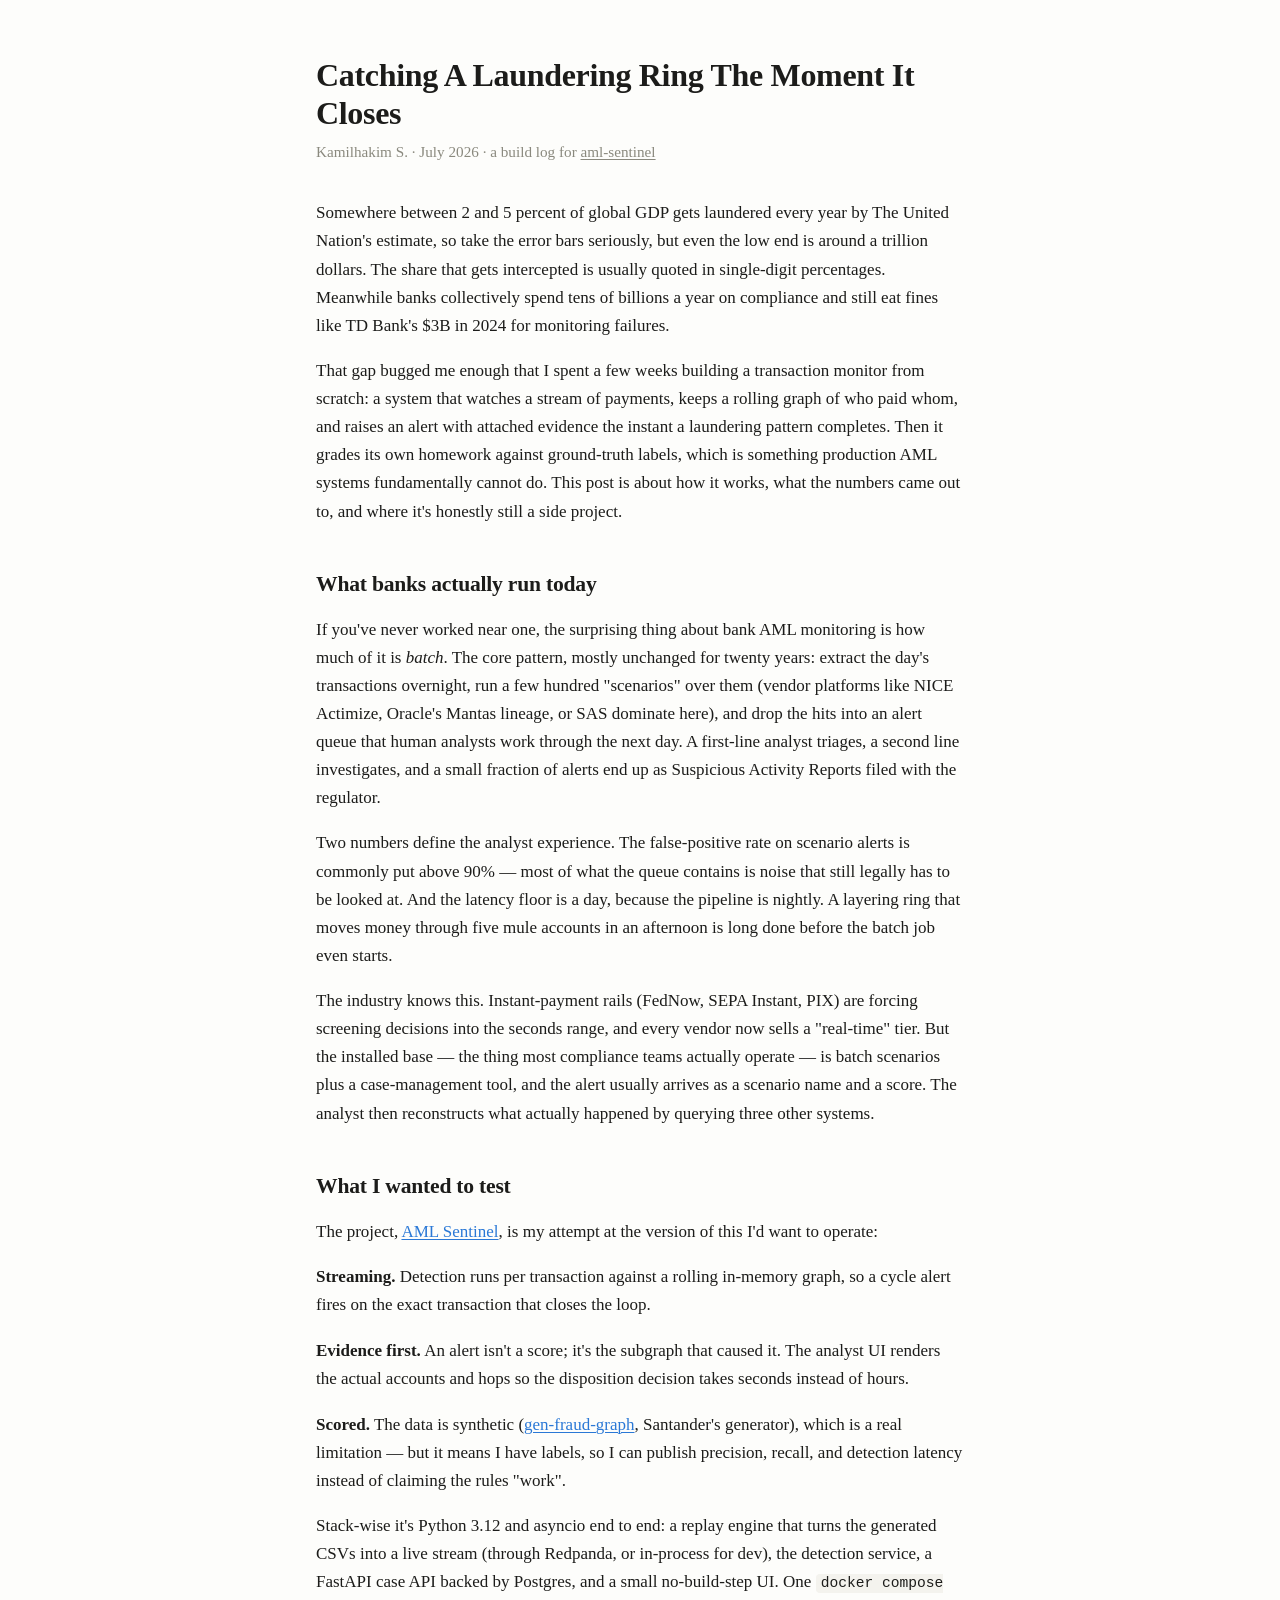
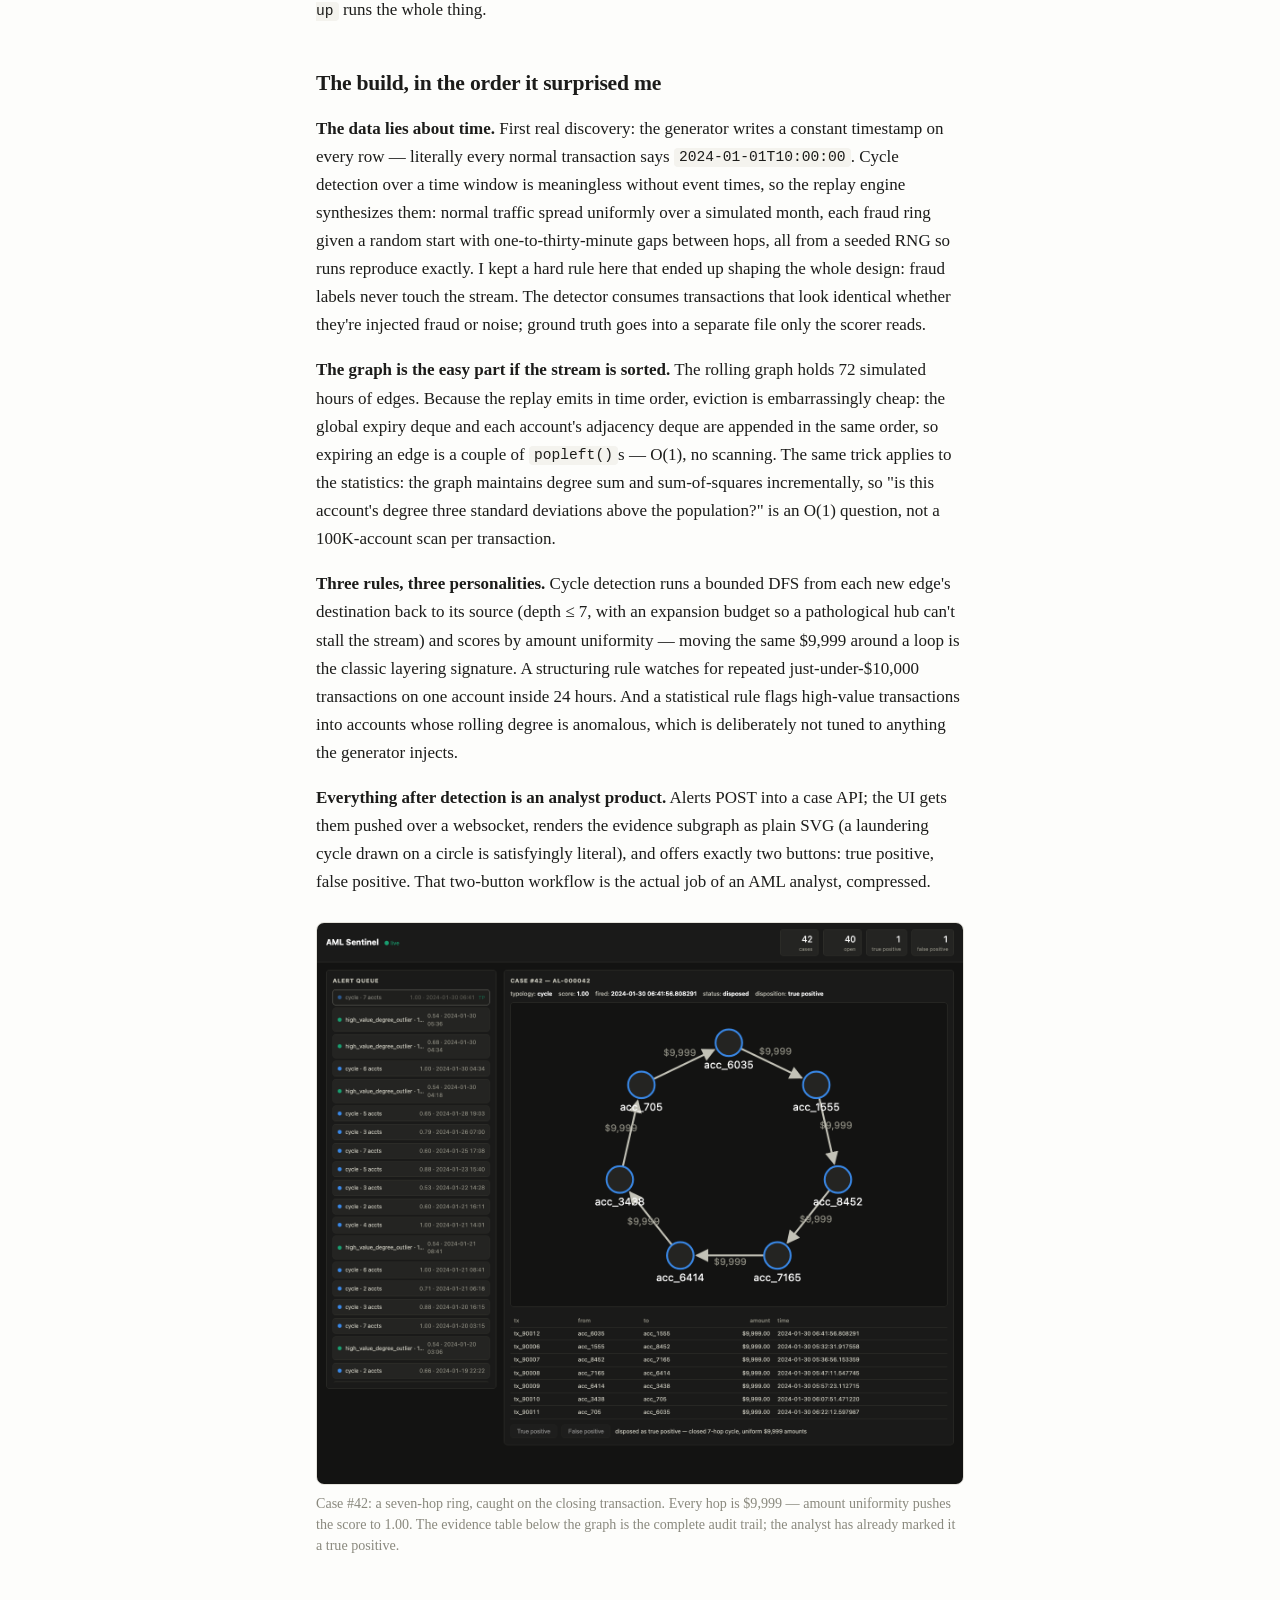
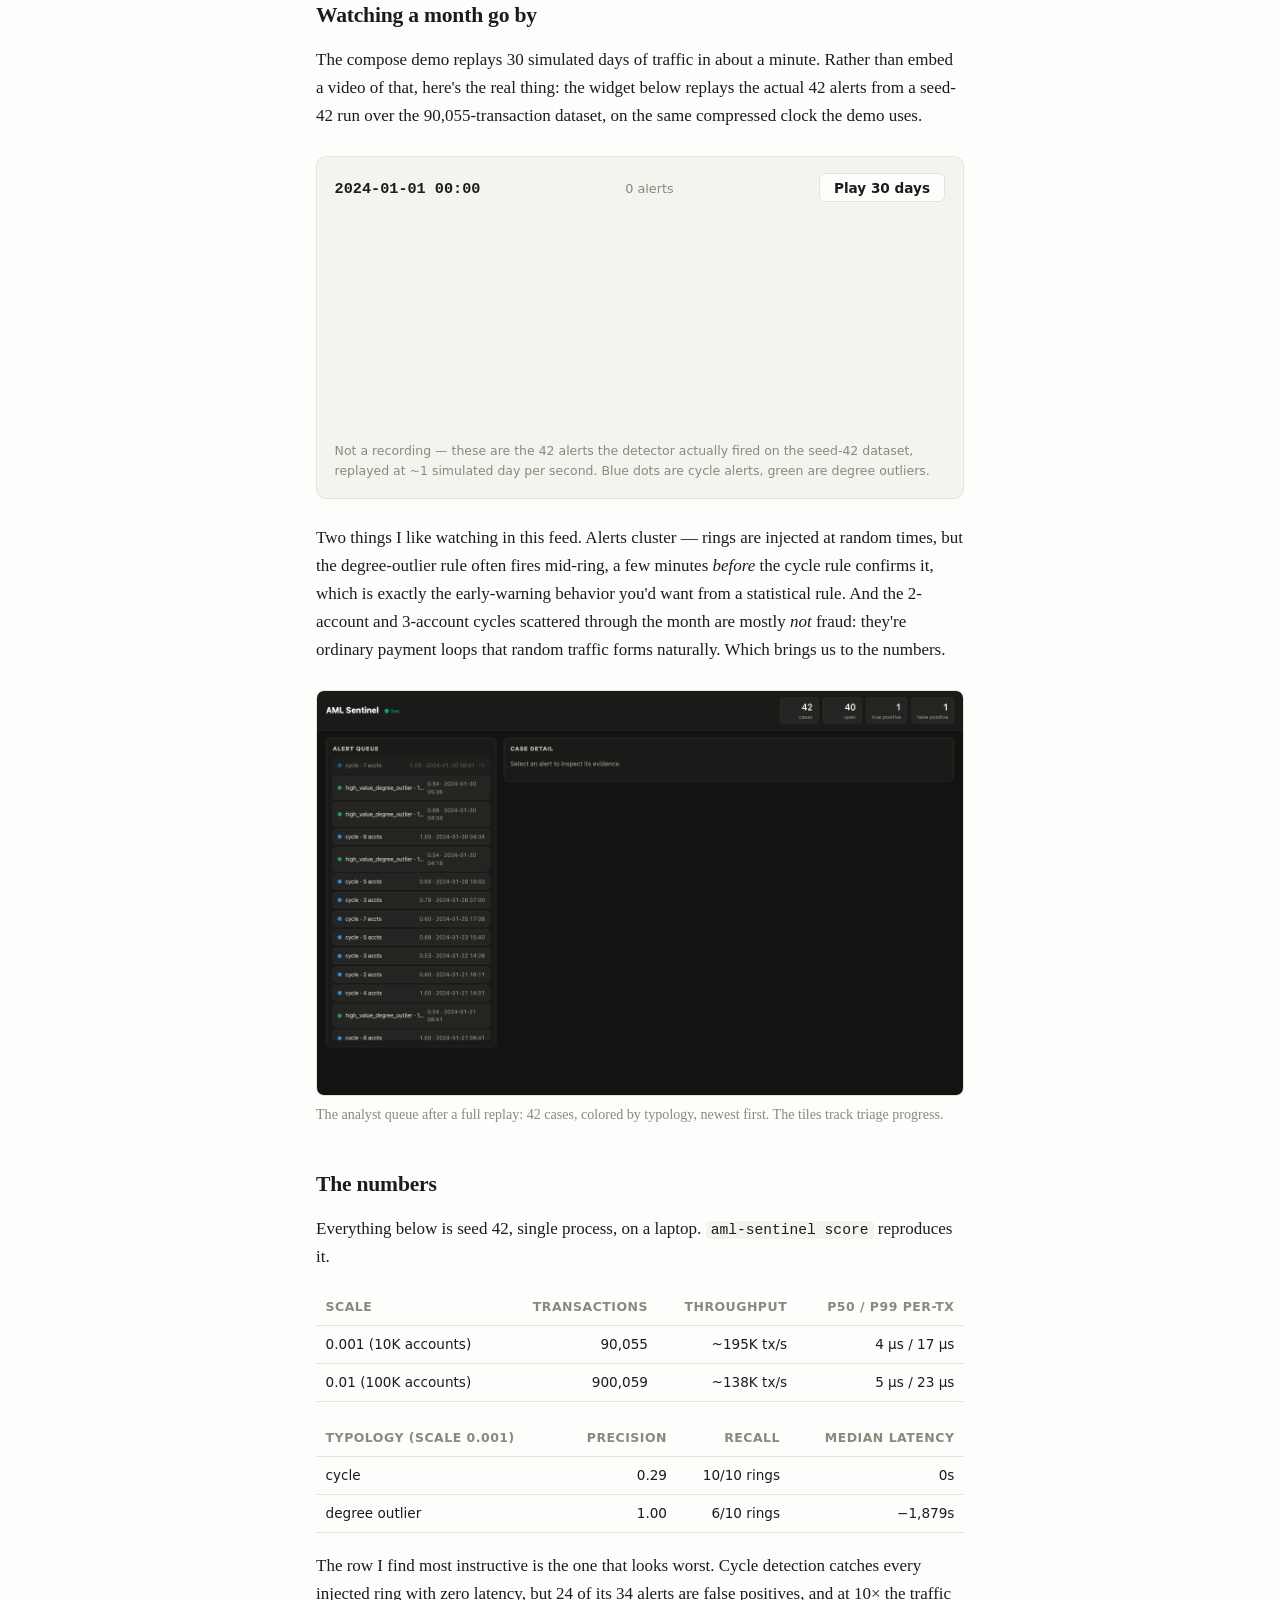
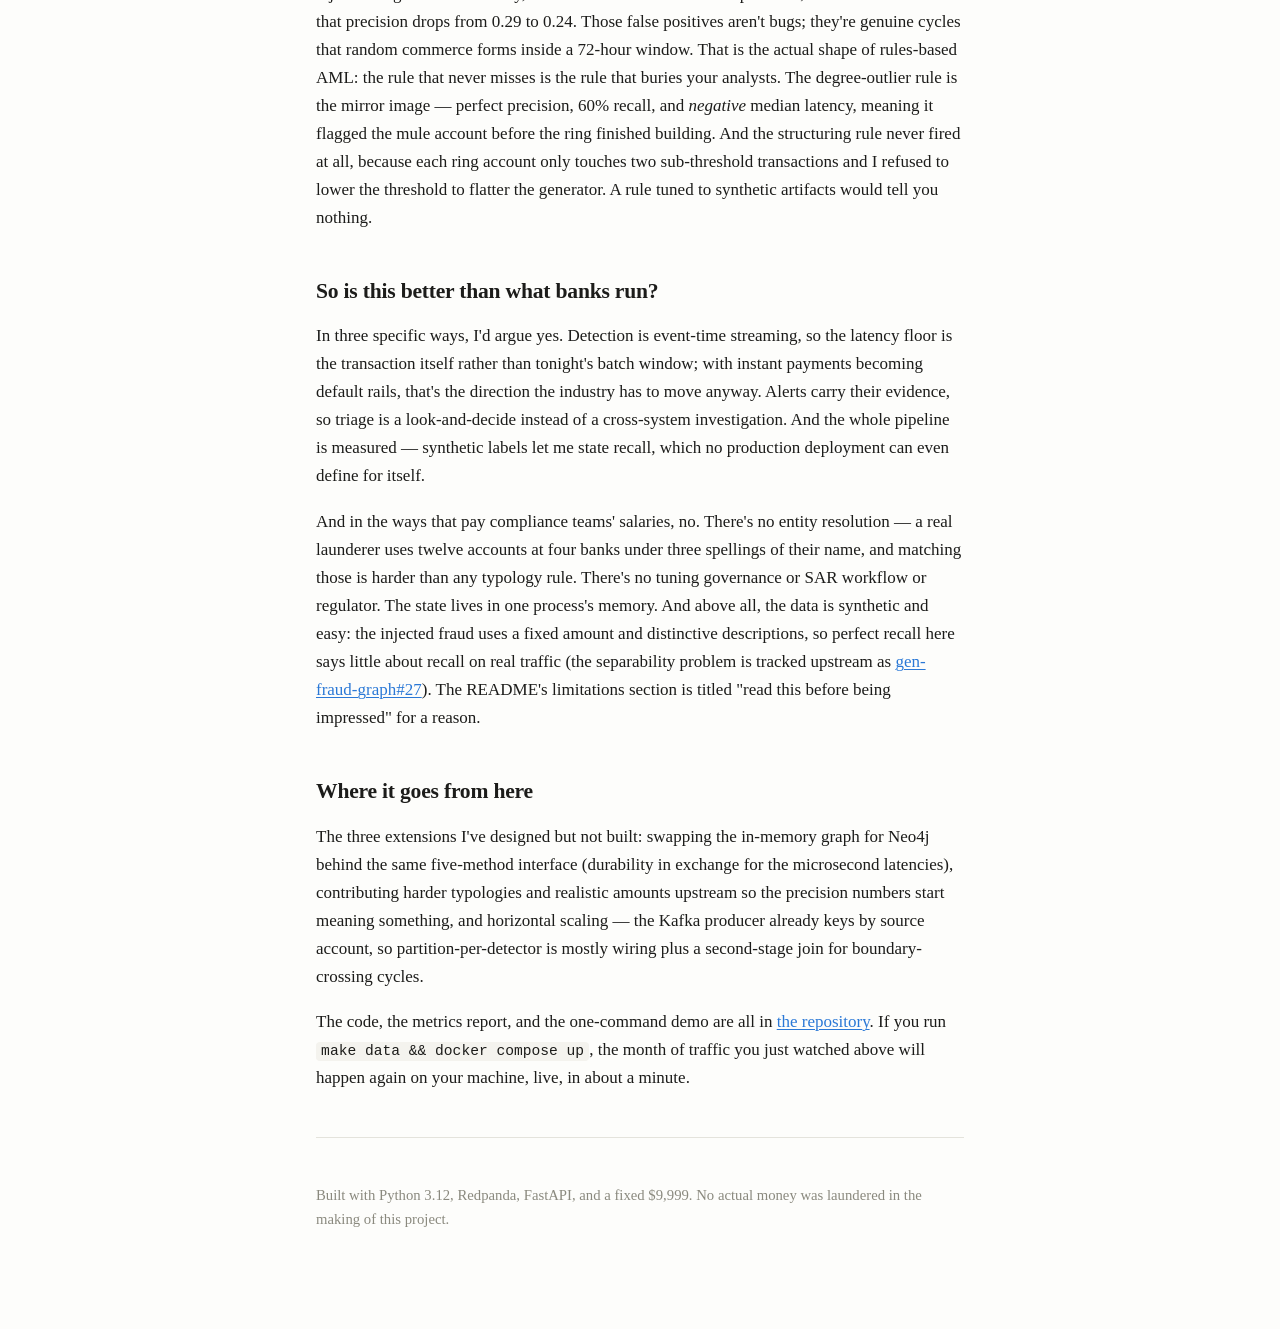
<file: docs/index.html>
<!doctype html>
<html lang="en">
<head>
<meta charset="utf-8">
<meta name="viewport" content="width=device-width, initial-scale=1">
<title>Catching a laundering ring the moment it closes — AML Sentinel</title>
<meta name="description" content="A build log: writing a streaming anti-money-laundering transaction monitor with a rolling graph, typology rules, an analyst case UI, and honest metrics.">
<style>
:root {
  --bg: #fdfdfb;
  --ink: #1c1c1a;
  --ink-2: #52524c;
  --ink-3: #8a897e;
  --line: #e4e3dc;
  --card: #f4f3ee;
  --accent: #2a78d6;
  --tp: #008300;
  --fp: #c73e3d;
  --mono: ui-monospace, "SF Mono", Menlo, Consolas, monospace;
}
@media (prefers-color-scheme: dark) {
  :root {
    --bg: #161615;
    --ink: #ececea;
    --ink-2: #b6b5ab;
    --ink-3: #83827a;
    --line: #33332e;
    --card: #1f1f1d;
    --accent: #3987e5;
    --tp: #1baf7a;
    --fp: #e66767;
  }
}
* { box-sizing: border-box; }
body {
  margin: 0;
  background: var(--bg);
  color: var(--ink);
  font: 17px/1.65 Charter, Georgia, "Times New Roman", serif;
}
main { max-width: 43rem; margin: 0 auto; padding: 3.5rem 1.25rem 5rem; }
h1 { font-size: 2rem; line-height: 1.2; margin: 0 0 0.4rem; letter-spacing: -0.01em; }
h2 { font-size: 1.35rem; margin: 2.6rem 0 0.8rem; letter-spacing: -0.01em; }
p { margin: 0 0 1.1rem; }
a { color: var(--accent); text-decoration-thickness: 1px; text-underline-offset: 2px; }
.meta { color: var(--ink-3); font-size: 0.95rem; margin-bottom: 2.2rem; }
.meta a { color: var(--ink-3); }
figure { margin: 1.6rem 0; }
figure img {
  width: 100%; height: auto; display: block;
  border: 1px solid var(--line); border-radius: 8px;
}
figcaption { font-size: 0.88rem; color: var(--ink-3); margin-top: 0.5rem; line-height: 1.5; }
pre {
  background: var(--card); border: 1px solid var(--line); border-radius: 8px;
  padding: 0.9rem 1rem; overflow-x: auto;
  font: 0.82rem/1.55 var(--mono); color: var(--ink-2);
}
code { font: 0.86em var(--mono); background: var(--card); padding: 0.1em 0.35em; border-radius: 4px; }
pre code { background: none; padding: 0; }
table {
  width: 100%; border-collapse: collapse; margin: 1.2rem 0;
  font-size: 0.85rem; font-family: system-ui, sans-serif;
}
th, td { padding: 0.45rem 0.6rem; border-bottom: 1px solid var(--line); text-align: right; }
th:first-child, td:first-child { text-align: left; }
th { color: var(--ink-3); font-weight: 600; font-size: 0.78rem; text-transform: uppercase; letter-spacing: 0.04em; }
.aside {
  border-left: 3px solid var(--line); padding: 0.1rem 0 0.1rem 1rem;
  color: var(--ink-2); font-size: 0.95rem; margin: 1.4rem 0;
}
hr { border: none; border-top: 1px solid var(--line); margin: 2.8rem 0; }
.footer { color: var(--ink-3); font-size: 0.92rem; }

/* ---- replay widget ---- */
#replay {
  border: 1px solid var(--line); border-radius: 10px; background: var(--card);
  padding: 1rem 1.1rem; margin: 1.6rem 0; font-family: system-ui, sans-serif;
}
#replay header {
  display: flex; align-items: baseline; justify-content: space-between;
  flex-wrap: wrap; gap: 0.5rem; margin-bottom: 0.7rem;
}
#replay .clock { font: 600 0.95rem var(--mono); color: var(--ink); }
#replay .counts { font-size: 0.8rem; color: var(--ink-3); }
#replay button {
  font: 600 0.85rem system-ui, sans-serif; color: var(--ink);
  background: var(--bg); border: 1px solid var(--line); border-radius: 6px;
  padding: 0.35rem 0.9rem; cursor: pointer;
}
#replay button:hover { border-color: var(--ink-3); }
#feed { list-style: none; margin: 0.6rem 0 0; padding: 0; min-height: 13.5rem; }
#feed li {
  display: flex; gap: 0.55rem; align-items: baseline;
  font-size: 0.84rem; padding: 0.28rem 0.2rem;
  border-bottom: 1px solid var(--line);
  animation: arrive 0.5s ease-out;
}
#feed li:last-child { border-bottom: none; }
@keyframes arrive { from { opacity: 0; transform: translateY(-4px); } to { opacity: 1; } }
#feed .dot { width: 8px; height: 8px; border-radius: 50%; flex: none; align-self: center; }
#feed .name { color: var(--ink); font-weight: 500; }
#feed .detail { color: var(--ink-3); margin-left: auto; font-variant-numeric: tabular-nums; }
#replay .note { font-size: 0.78rem; color: var(--ink-3); margin: 0.7rem 0 0; }
</style>
</head>
<body>
<main>

<h1>Catching A Laundering Ring The Moment It Closes</h1>
<p class="meta">Kamilhakim S. · July 2026 · a build log for
<a href="https://github.com/kamilhakim-s/aml-sentinel">aml-sentinel</a></p>

<p>Somewhere between 2 and 5 percent of global GDP gets laundered every year by
The United Nation's estimate, so take the error bars seriously, but even the low end is
around a trillion dollars. The share that gets intercepted is usually quoted
in single-digit percentages. Meanwhile banks collectively spend tens of
billions a year on compliance and still eat fines like TD Bank's $3B in 2024
for monitoring failures.</p>

<p>That gap bugged me enough that I spent a few weeks building a transaction
monitor from scratch: a system that watches a stream of payments, keeps a
rolling graph of who paid whom, and raises an alert with attached evidence the
instant a laundering pattern completes. Then it grades its own homework
against ground-truth labels, which is something production AML systems
fundamentally cannot do. This post is about how it works, what the numbers
came out to, and where it's honestly still a side project.</p>

<h2>What banks actually run today</h2>

<p>If you've never worked near one, the surprising thing about bank AML
monitoring is how much of it is <em>batch</em>. The core pattern, mostly
unchanged for twenty years: extract the day's transactions overnight, run a
few hundred "scenarios" over them (vendor platforms like NICE Actimize,
Oracle's Mantas lineage, or SAS dominate here), and drop the hits into an
alert queue that human analysts work through the next day. A first-line
analyst triages, a second line investigates, and a small fraction of alerts
end up as Suspicious Activity Reports filed with the regulator.</p>

<p>Two numbers define the analyst experience. The false-positive rate on
scenario alerts is commonly put above 90% — most of what the queue contains
is noise that still legally has to be looked at. And the latency floor is a
day, because the pipeline is nightly. A layering ring that moves money
through five mule accounts in an afternoon is long done before the batch job
even starts.</p>

<p>The industry knows this. Instant-payment rails (FedNow, SEPA Instant, PIX)
are forcing screening decisions into the seconds range, and every vendor now
sells a "real-time" tier. But the installed base — the thing most compliance
teams actually operate — is batch scenarios plus a case-management tool, and
the alert usually arrives as a scenario name and a score. The analyst then
reconstructs what actually happened by querying three other systems.</p>

<h2>What I wanted to test</h2>

<p>The project, <a href="https://github.com/kamilhakim-s/aml-sentinel">AML
Sentinel</a>, is my attempt at the version of this I'd want to operate:</p>

<p><strong>Streaming.</strong> Detection runs per transaction
against a rolling in-memory graph, so a cycle alert fires on the exact
transaction that closes the loop.</p>

<p><strong>Evidence first.</strong> An alert isn't a score; it's the subgraph
that caused it. The analyst UI renders the actual accounts and hops so the
disposition decision takes seconds instead of hours.</p>

<p><strong>Scored.</strong> The data is synthetic
(<a href="https://github.com/SantanderAI/gen-fraud-graph">gen-fraud-graph</a>,
Santander's generator), which is a real limitation — but it means I have
labels, so I can publish precision, recall, and detection latency instead of
claiming the rules "work".</p>

<p>Stack-wise it's Python 3.12 and asyncio end to end: a replay engine that
turns the generated CSVs into a live stream (through Redpanda, or in-process
for dev), the detection service, a FastAPI case API backed by Postgres, and a
small no-build-step UI. One <code>docker compose up</code> runs the whole
thing.</p>

<h2>The build, in the order it surprised me</h2>

<p><strong>The data lies about time.</strong> First real discovery: the
generator writes a constant timestamp on every row — literally every normal
transaction says <code>2024-01-01T10:00:00</code>. Cycle detection over a
time window is meaningless without event times, so the replay engine
synthesizes them: normal traffic spread uniformly over a simulated month,
each fraud ring given a random start with one-to-thirty-minute gaps between
hops, all from a seeded RNG so runs reproduce exactly. I kept a hard rule
here that ended up shaping the whole design: fraud labels never touch the
stream. The detector consumes transactions that look identical whether
they're injected fraud or noise; ground truth goes into a separate file only
the scorer reads.</p>

<p><strong>The graph is the easy part if the stream is sorted.</strong> The
rolling graph holds 72 simulated hours of edges. Because the replay emits in
time order, eviction is embarrassingly cheap: the global expiry deque and
each account's adjacency deque are appended in the same order, so expiring an
edge is a couple of <code>popleft()</code>s — O(1), no scanning. The same
trick applies to the statistics: the graph maintains degree sum and
sum-of-squares incrementally, so "is this account's degree three standard
deviations above the population?" is an O(1) question, not a 100K-account
scan per transaction.</p>

<p><strong>Three rules, three personalities.</strong> Cycle detection runs a
bounded DFS from each new edge's destination back to its source (depth ≤ 7,
with an expansion budget so a pathological hub can't stall the stream) and
scores by amount uniformity — moving the same $9,999 around a loop is the
classic layering signature. A structuring rule watches for repeated
just-under-$10,000 transactions on one account inside 24 hours. And a
statistical rule flags high-value transactions into accounts whose rolling
degree is anomalous, which is deliberately not tuned to anything the
generator injects.</p>

<p><strong>Everything after detection is an analyst product.</strong> Alerts
POST into a case API; the UI gets them pushed over a websocket, renders the
evidence subgraph as plain SVG (a laundering cycle drawn on a circle is
satisfyingly literal), and offers exactly two buttons: true positive, false
positive. That two-button workflow is the actual job of an AML analyst,
compressed.</p>

<figure>
  <img src="assets/ui-case.png" alt="AML Sentinel case view: a seven-account laundering cycle rendered as a circular directed graph, with the evidence transaction table and a true-positive disposition" width="1440" height="1250" loading="lazy">
  <figcaption>Case #42: a seven-hop ring, caught on the closing transaction.
  Every hop is $9,999 — amount uniformity pushes the score to 1.00. The
  evidence table below the graph is the complete audit trail; the analyst has
  already marked it a true positive.</figcaption>
</figure>

<h2>Watching a month go by</h2>

<p>The compose demo replays 30 simulated days of traffic in about a minute.
Rather than embed a video of that, here's the real thing: the widget below
replays the actual 42 alerts from a seed-42 run over the 90,055-transaction
dataset, on the same compressed clock the demo uses.</p>

<div id="replay">
  <header>
    <span class="clock" id="rp-clock">2024-01-01 00:00</span>
    <span class="counts" id="rp-counts">0 alerts</span>
    <button id="rp-btn">Play 30 days</button>
  </header>
  <ul id="feed"></ul>
  <p class="note">Not a recording — these are the 42 alerts the detector
  actually fired on the seed-42 dataset, replayed at ~1 simulated day per
  second. Blue dots are cycle alerts, green are degree outliers.</p>
</div>

<p>Two things I like watching in this feed. Alerts cluster — rings are
injected at random times, but the degree-outlier rule often fires mid-ring,
a few minutes <em>before</em> the cycle rule confirms it, which is exactly
the early-warning behavior you'd want from a statistical rule. And the
2-account and 3-account cycles scattered through the month are mostly
<em>not</em> fraud: they're ordinary payment loops that random traffic forms
naturally. Which brings us to the numbers.</p>

<figure>
  <img src="assets/ui-queue.png" alt="AML Sentinel alert queue with stat tiles showing 42 cases, 40 open, one true positive and one false positive" width="1440" height="900" loading="lazy">
  <figcaption>The analyst queue after a full replay: 42 cases, colored by
  typology, newest first. The tiles track triage progress.</figcaption>
</figure>

<h2>The numbers</h2>

<p>Everything below is seed 42, single process, on a laptop.
<code>aml-sentinel score</code> reproduces it.</p>

<table>
<thead><tr><th>Scale</th><th>Transactions</th><th>Throughput</th><th>p50 / p99 per-tx</th></tr></thead>
<tbody>
<tr><td>0.001 (10K accounts)</td><td>90,055</td><td>~195K tx/s</td><td>4 µs / 17 µs</td></tr>
<tr><td>0.01 (100K accounts)</td><td>900,059</td><td>~138K tx/s</td><td>5 µs / 23 µs</td></tr>
</tbody>
</table>

<table>
<thead><tr><th>Typology (scale 0.001)</th><th>Precision</th><th>Recall</th><th>Median latency</th></tr></thead>
<tbody>
<tr><td>cycle</td><td>0.29</td><td>10/10 rings</td><td>0s</td></tr>
<tr><td>degree outlier</td><td>1.00</td><td>6/10 rings</td><td>−1,879s</td></tr>
</tbody>
</table>

<p>The row I find most instructive is the one that looks worst. Cycle
detection catches every injected ring with zero latency, but 24 of its 34 alerts are false positives, and at 10×
the traffic that precision drops from 0.29 to 0.24. Those false positives
aren't bugs; they're genuine cycles that random commerce forms inside a 72-hour
window. That is the actual shape of rules-based AML: the rule that never
misses is the rule that buries your analysts. The degree-outlier rule is the
mirror image — perfect precision, 60% recall, and <em>negative</em> median
latency, meaning it flagged the mule account before the ring finished
building. And the structuring rule never fired at all, because each ring
account only touches two sub-threshold transactions and I refused to lower
the threshold to flatter the generator. A rule tuned to synthetic artifacts
would tell you nothing.</p>

<h2>So is this better than what banks run?</h2>

<p>In three specific ways, I'd argue yes. Detection is event-time streaming, so the latency floor is
the transaction itself rather than tonight's batch window; with instant
payments becoming default rails, that's the direction the industry has to
move anyway. Alerts carry their evidence, so triage is a look-and-decide
instead of a cross-system investigation. And the whole pipeline is measured
— synthetic labels let me state recall, which no production deployment can
even define for itself.</p>

<p>And in the ways that pay compliance teams' salaries, no. There's no entity
resolution — a real launderer uses twelve accounts at four banks under three
spellings of their name, and matching those is harder than any typology rule.
There's no tuning governance or SAR workflow or regulator. The state lives
in one process's memory. And above all, the data is synthetic and easy: the
injected fraud uses a fixed amount and distinctive descriptions, so perfect
recall here says little about recall on real traffic (the separability
problem is tracked upstream as
<a href="https://github.com/SantanderAI/gen-fraud-graph/issues/27">gen-fraud-graph#27</a>).
The README's limitations
section is titled "read this before being impressed" for a reason.</p>

<h2>Where it goes from here</h2>

<p>The three extensions I've designed but not built: swapping the in-memory
graph for Neo4j behind the same five-method interface (durability in exchange
for the microsecond latencies), contributing harder typologies and realistic
amounts upstream so the precision numbers start meaning something, and
horizontal scaling — the Kafka producer already keys by source account, so
partition-per-detector is mostly wiring plus a second-stage join for
boundary-crossing cycles.</p>

<p>The code, the metrics report, and the one-command demo are all in
<a href="https://github.com/kamilhakim-s/aml-sentinel">the repository</a>.
If you run <code>make data && docker compose up</code>, the month of traffic
you just watched above will happen again on your machine, live, in about a
minute.</p>

<hr>
<p class="footer">Built with Python 3.12, Redpanda,
FastAPI, and a fixed $9,999. No actual money was
laundered in the making of this project.</p>

<script>
const FEED = [{"t":"cycle","s":0.7575,"at":"2024-01-02T09:15","n":2},{"t":"cycle","s":0.7781,"at":"2024-01-03T07:25","n":4},{"t":"cycle","s":0.5993,"at":"2024-01-05T02:41","n":7},{"t":"cycle","s":0.7457,"at":"2024-01-05T04:14","n":7},{"t":"cycle","s":0.6964,"at":"2024-01-05T18:55","n":6},{"t":"high_value_degree_outlier","s":0.5294,"at":"2024-01-05T22:13","n":1},{"t":"cycle","s":1.0,"at":"2024-01-05T23:00","n":5},{"t":"cycle","s":0.6421,"at":"2024-01-06T16:21","n":4},{"t":"cycle","s":0.6998,"at":"2024-01-07T14:28","n":7},{"t":"cycle","s":1.0,"at":"2024-01-09T04:18","n":5},{"t":"high_value_degree_outlier","s":0.5594,"at":"2024-01-09T18:21","n":1},{"t":"high_value_degree_outlier","s":0.7055,"at":"2024-01-09T18:44","n":1},{"t":"cycle","s":1.0,"at":"2024-01-09T19:22","n":4},{"t":"cycle","s":0.6614,"at":"2024-01-10T02:36","n":5},{"t":"cycle","s":0.5801,"at":"2024-01-10T05:33","n":2},{"t":"cycle","s":0.6921,"at":"2024-01-10T08:53","n":4},{"t":"cycle","s":0.891,"at":"2024-01-11T04:01","n":3},{"t":"cycle","s":1.0,"at":"2024-01-14T22:09","n":7},{"t":"cycle","s":0.6549,"at":"2024-01-16T16:35","n":3},{"t":"cycle","s":0.5632,"at":"2024-01-17T18:56","n":5},{"t":"cycle","s":0.7251,"at":"2024-01-18T15:21","n":5},{"t":"cycle","s":0.5278,"at":"2024-01-18T16:57","n":2},{"t":"cycle","s":1.0,"at":"2024-01-19T21:24","n":4},{"t":"cycle","s":0.6637,"at":"2024-01-19T22:22","n":2},{"t":"high_value_degree_outlier","s":0.5392,"at":"2024-01-20T03:06","n":1},{"t":"cycle","s":1.0,"at":"2024-01-20T03:15","n":7},{"t":"cycle","s":0.8761,"at":"2024-01-20T16:15","n":3},{"t":"cycle","s":0.7056,"at":"2024-01-21T06:18","n":2},{"t":"cycle","s":1.0,"at":"2024-01-21T08:41","n":6},{"t":"high_value_degree_outlier","s":0.5386,"at":"2024-01-21T08:41","n":1},{"t":"cycle","s":1.0,"at":"2024-01-21T14:01","n":4},{"t":"cycle","s":0.5989,"at":"2024-01-21T16:11","n":2},{"t":"cycle","s":0.5252,"at":"2024-01-22T14:28","n":3},{"t":"cycle","s":0.8844,"at":"2024-01-23T15:40","n":5},{"t":"cycle","s":0.6035,"at":"2024-01-25T17:08","n":7},{"t":"cycle","s":0.7948,"at":"2024-01-26T07:00","n":3},{"t":"cycle","s":0.6549,"at":"2024-01-28T19:03","n":5},{"t":"high_value_degree_outlier","s":0.538,"at":"2024-01-30T04:18","n":1},{"t":"cycle","s":1.0,"at":"2024-01-30T04:34","n":6},{"t":"high_value_degree_outlier","s":0.6779,"at":"2024-01-30T04:34","n":1},{"t":"high_value_degree_outlier","s":0.536,"at":"2024-01-30T05:36","n":1},{"t":"cycle","s":1.0,"at":"2024-01-30T06:41","n":7}];
const NAMES = { cycle: "cycle", high_value_degree_outlier: "degree outlier" };
const COLORS = { cycle: "#3987e5", high_value_degree_outlier: "#1baf7a" };
const START = new Date("2024-01-01T00:00:00");
const END = new Date("2024-01-31T00:00:00");
const DURATION_MS = 32000; // ~1 simulated day per second
const feedEl = document.getElementById("feed");
const clockEl = document.getElementById("rp-clock");
const countsEl = document.getElementById("rp-counts");
const btn = document.getElementById("rp-btn");
let timer = null;

function fmt(d) {
  return d.toISOString().slice(0, 16).replace("T", " ");
}

function run() {
  clearInterval(timer);
  feedEl.replaceChildren();
  btn.textContent = "Restart";
  const t0 = performance.now();
  let next = 0;
  const counts = {};
  timer = setInterval(() => {
    const frac = Math.min((performance.now() - t0) / DURATION_MS, 1);
    const simNow = new Date(START.getTime() + frac * (END - START));
    clockEl.textContent = fmt(simNow);
    while (next < FEED.length && new Date(FEED[next].at) <= simNow) {
      const a = FEED[next++];
      counts[a.t] = (counts[a.t] || 0) + 1;
      const li = document.createElement("li");
      const dot = document.createElement("span");
      dot.className = "dot";
      dot.style.background = COLORS[a.t] || "#888";
      const name = document.createElement("span");
      name.className = "name";
      name.textContent = NAMES[a.t] || a.t;
      const detail = document.createElement("span");
      detail.className = "detail";
      detail.textContent = `${a.n} accts · score ${a.s.toFixed(2)} · ${a.at.replace("T", " ")}`;
      li.append(dot, name, detail);
      feedEl.prepend(li);
      while (feedEl.children.length > 9) feedEl.lastChild.remove();
      const total = next;
      countsEl.textContent = Object.entries(counts)
        .map(([t, n]) => `${NAMES[t] || t}: ${n}`)
        .join(" · ") + ` (${total} total)`;
    }
    if (frac >= 1) { clearInterval(timer); btn.textContent = "Play again"; }
  }, 60);
}
btn.addEventListener("click", run);
</script>

</main>
</body>
</html>
</file>
